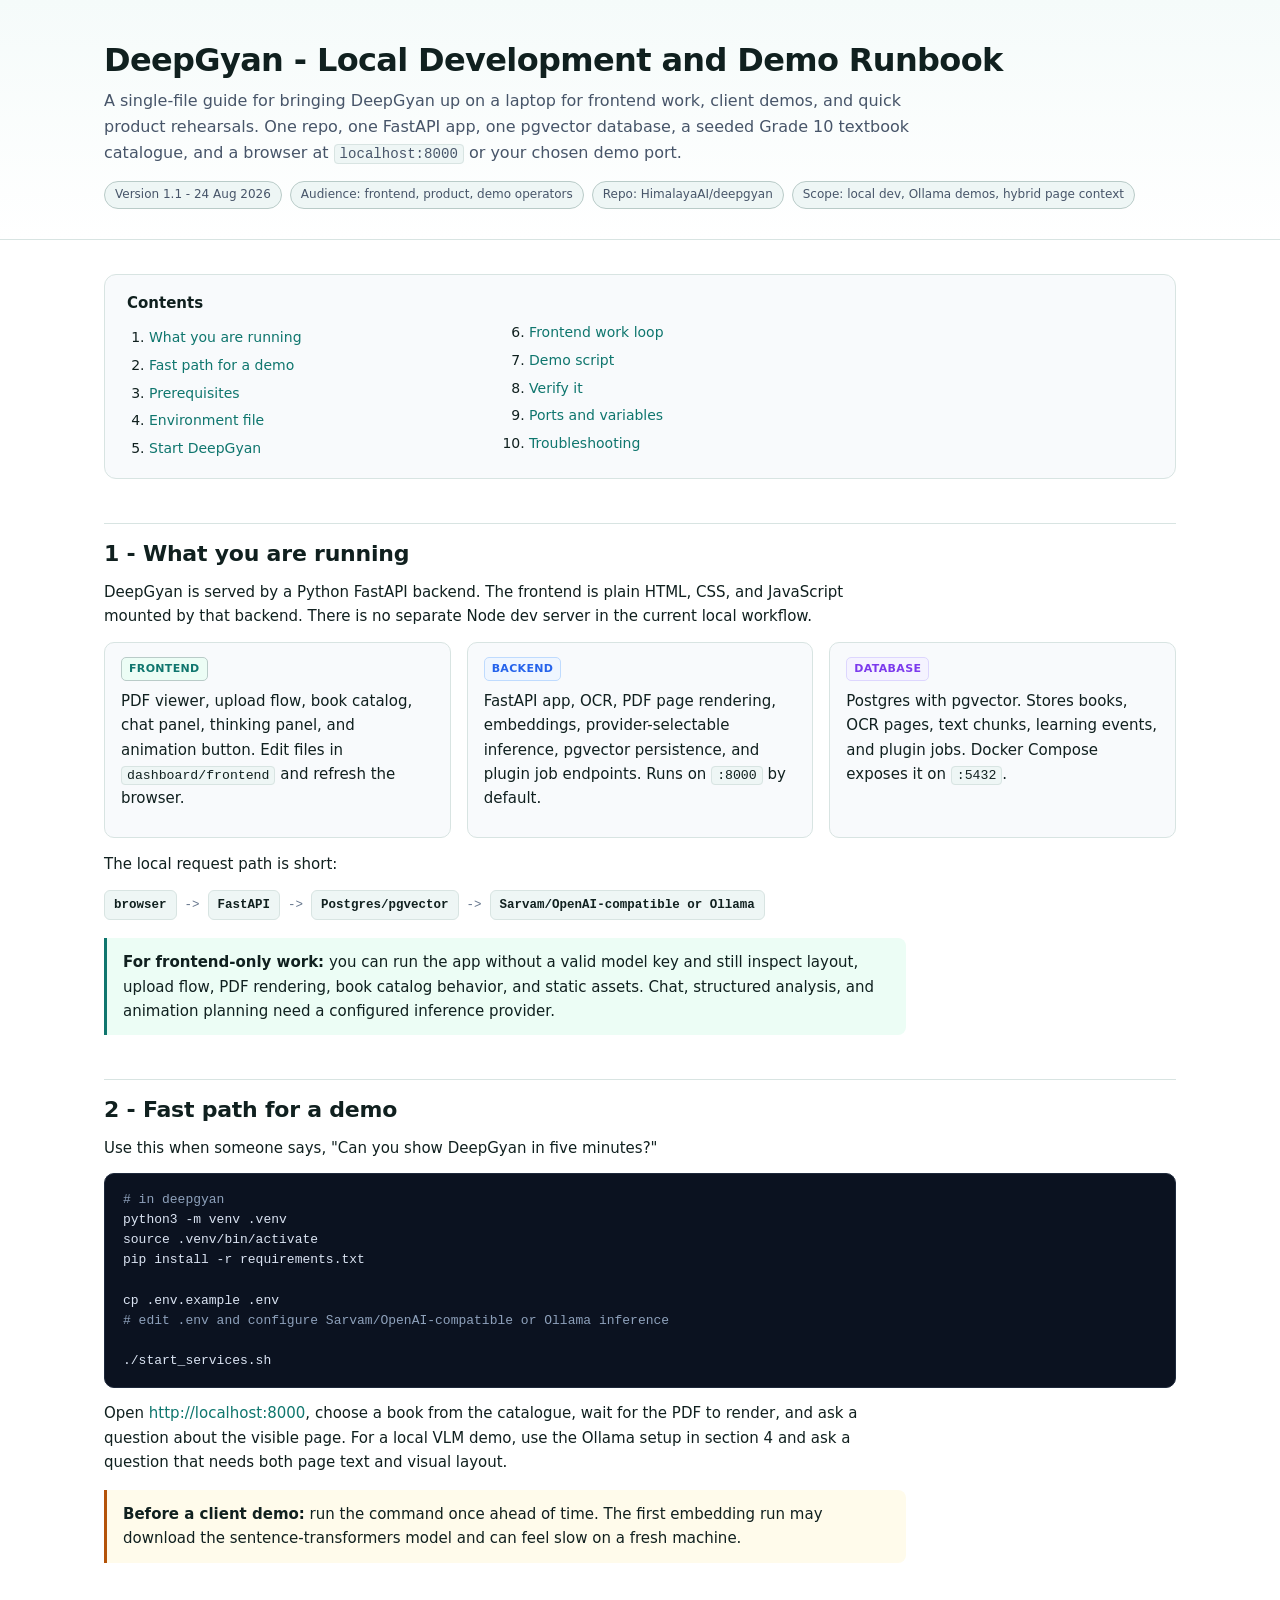
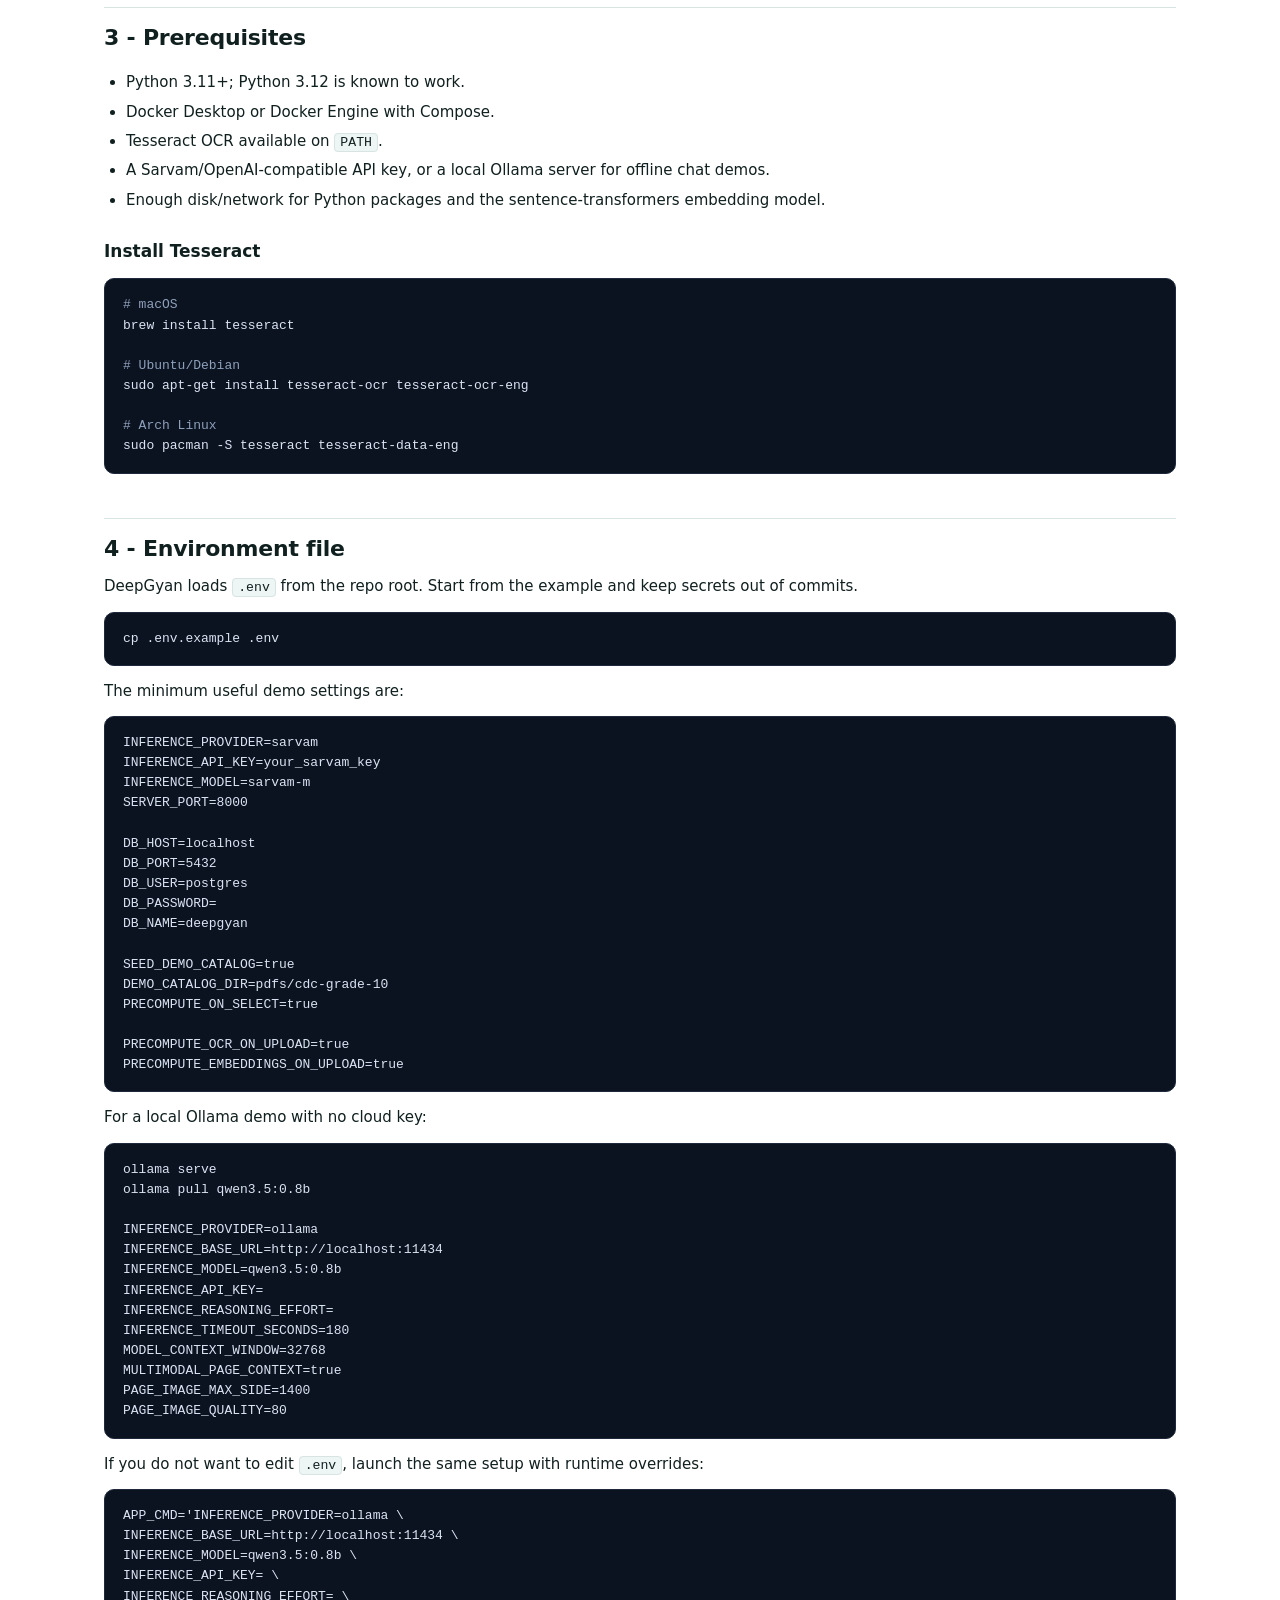
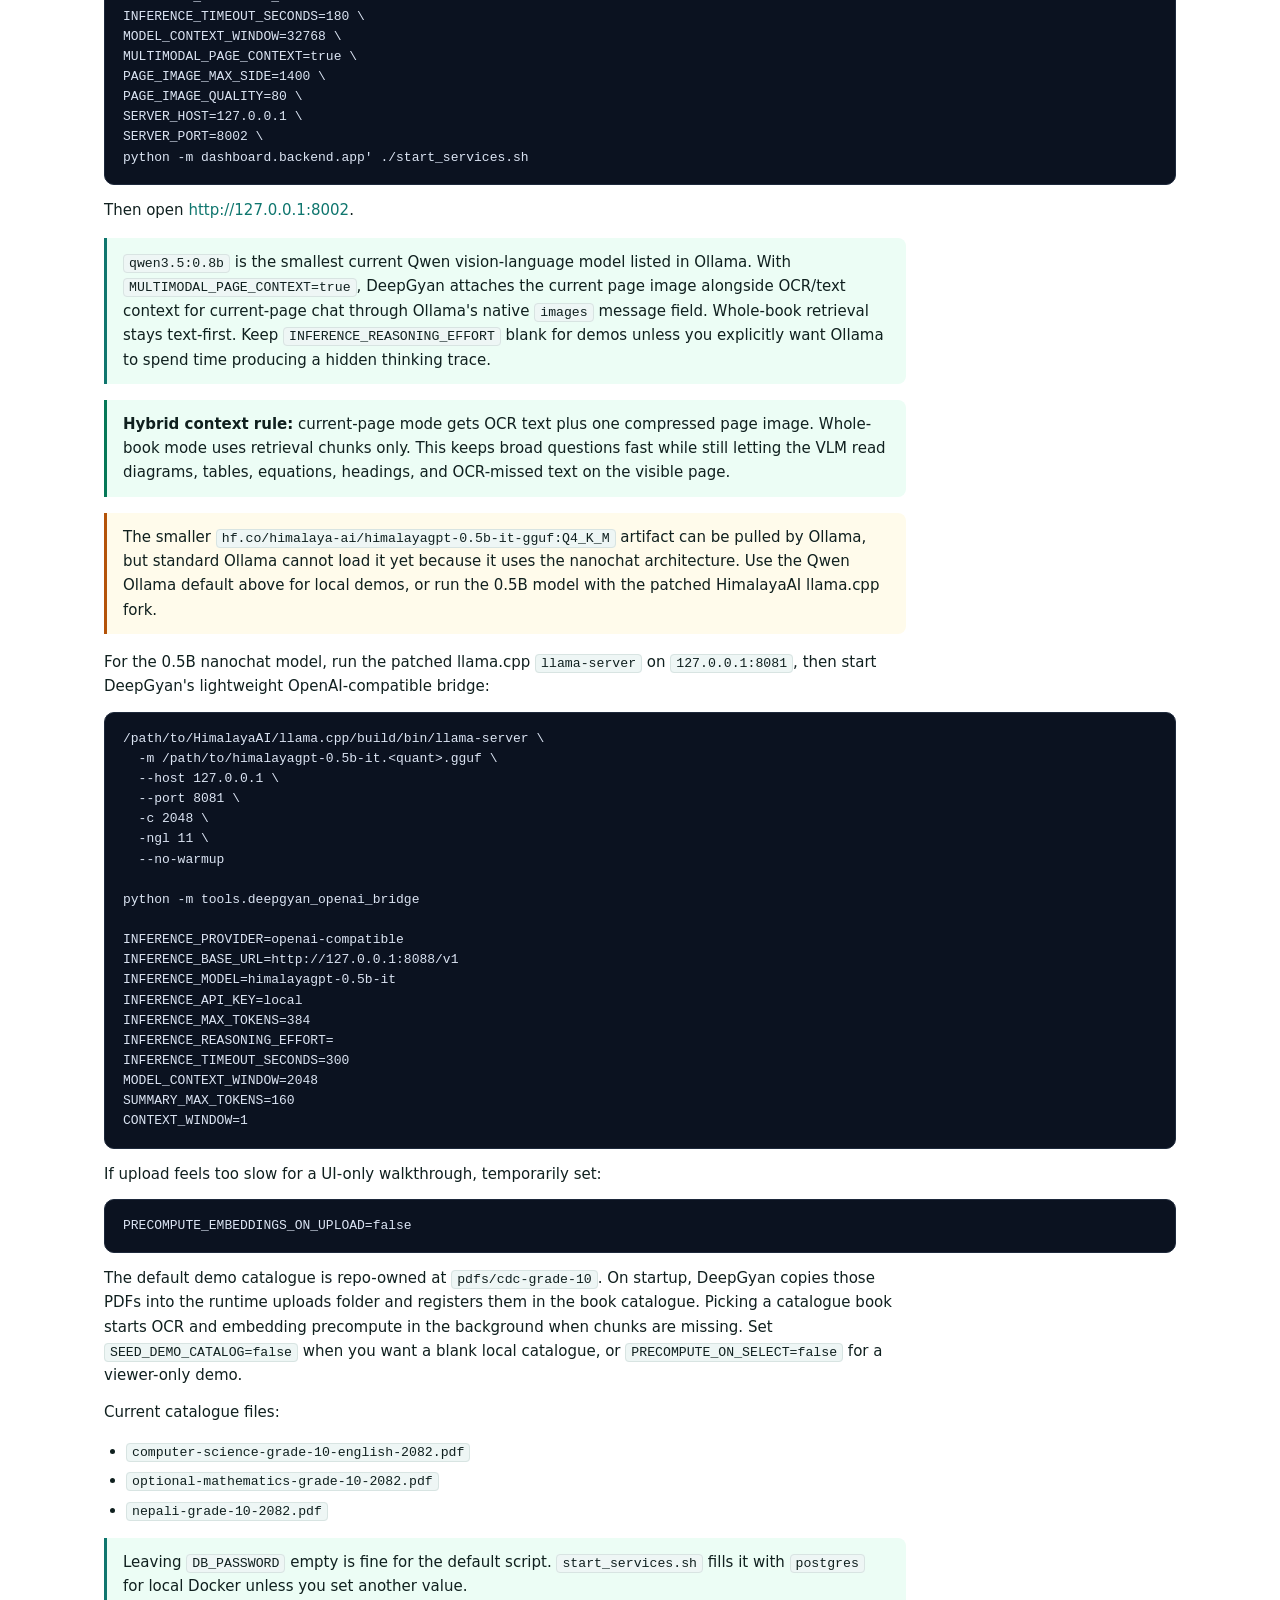
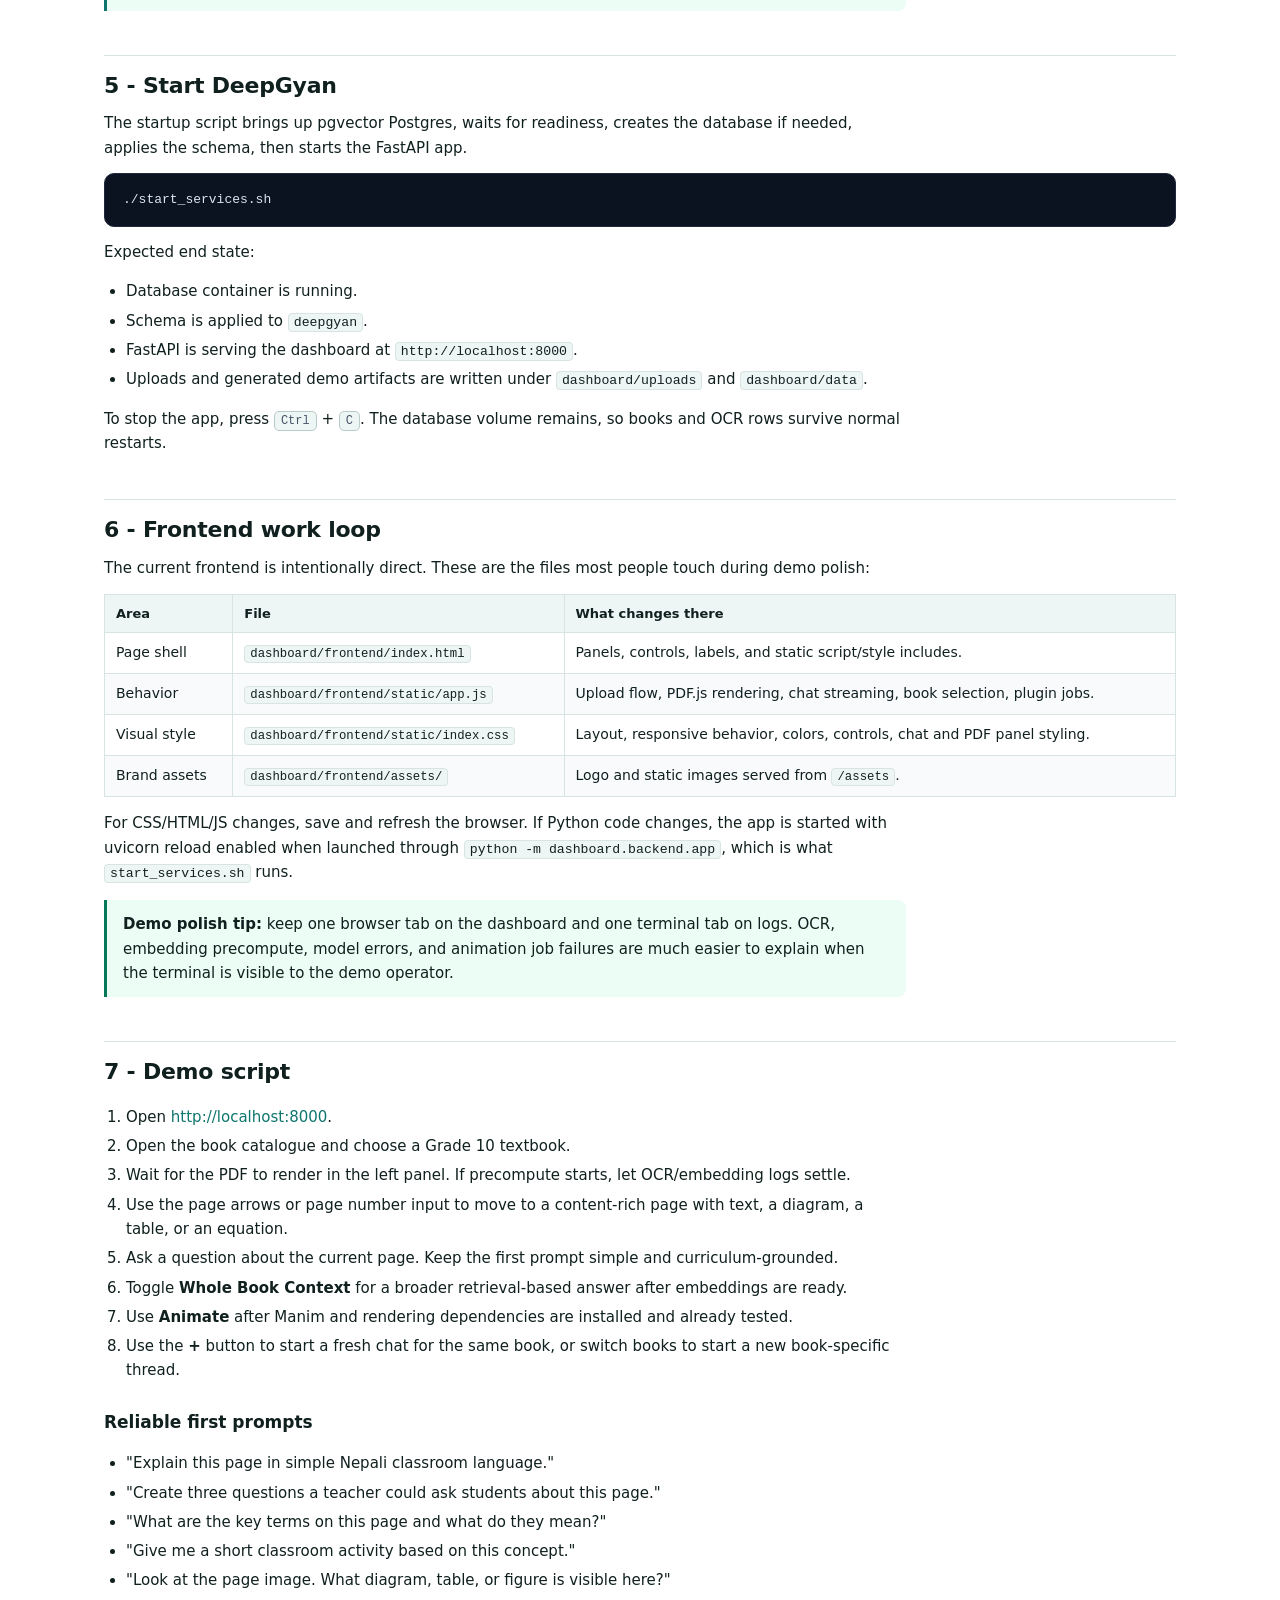
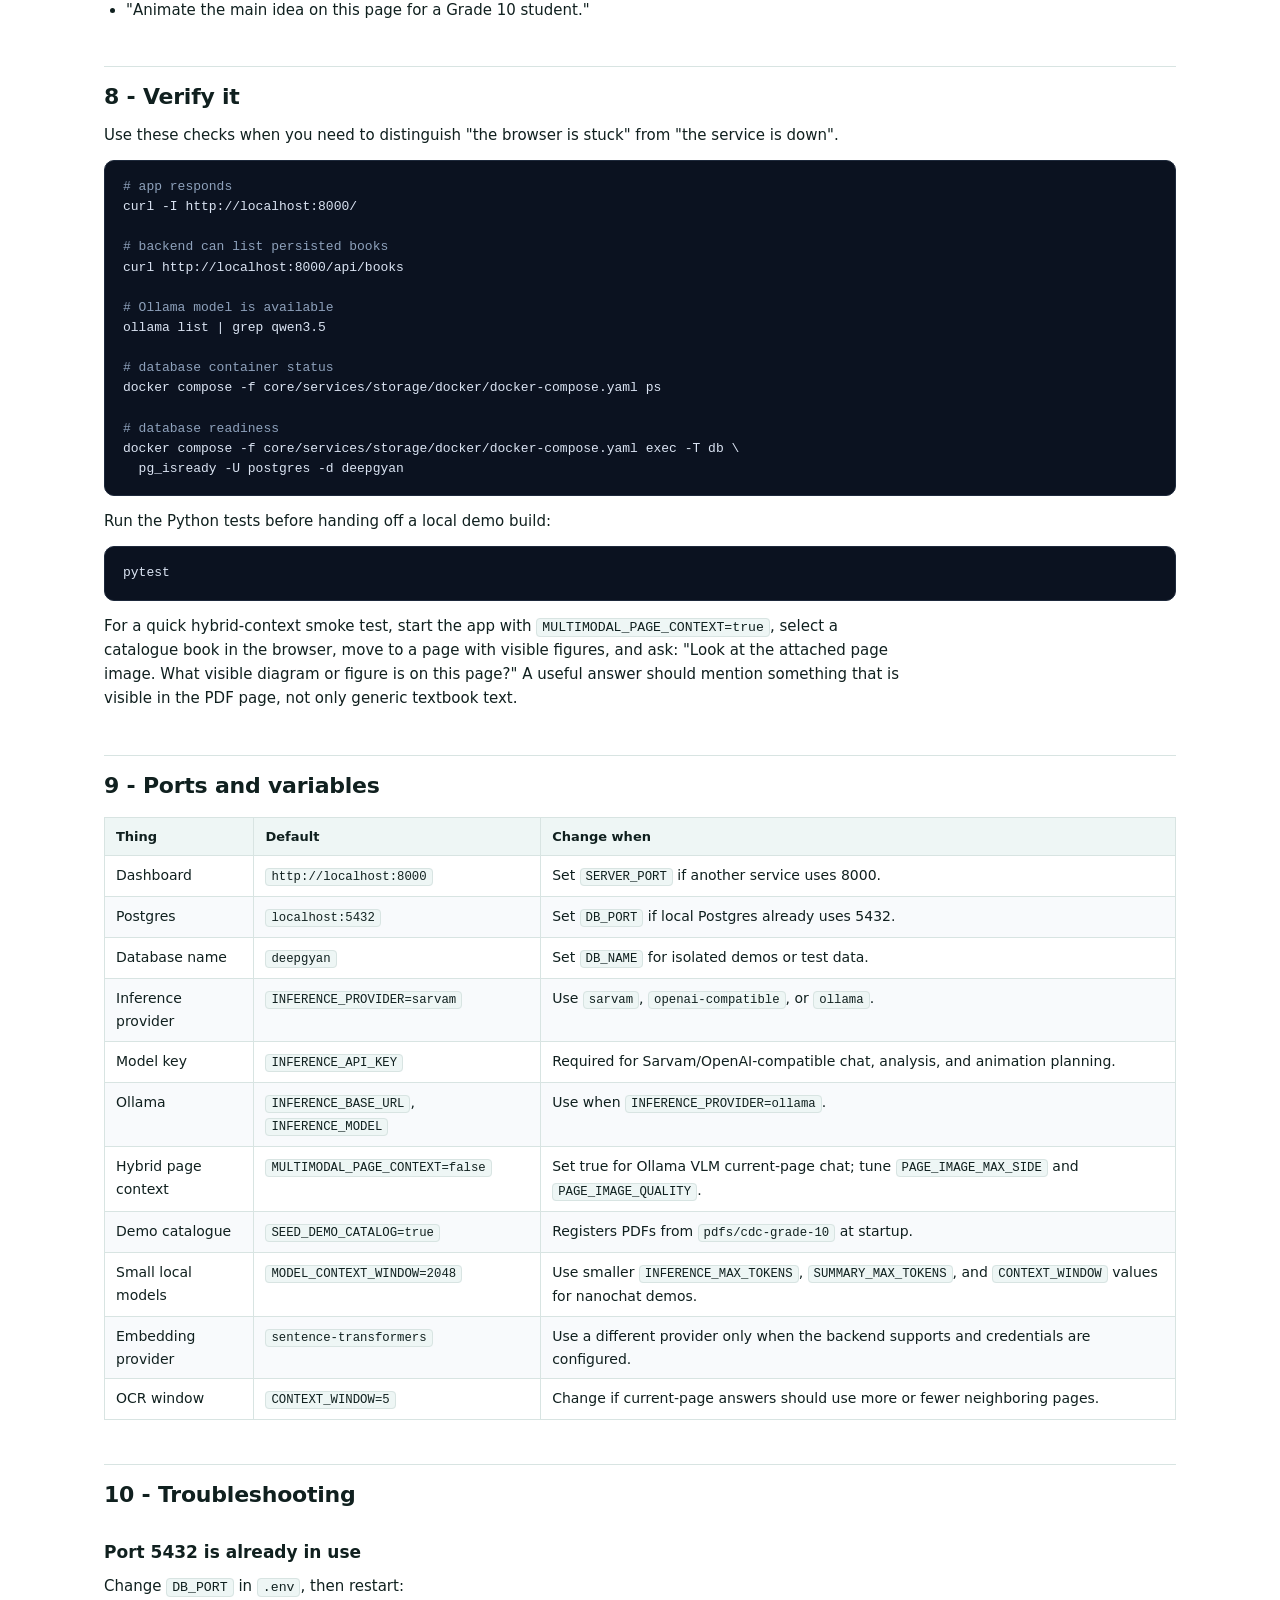
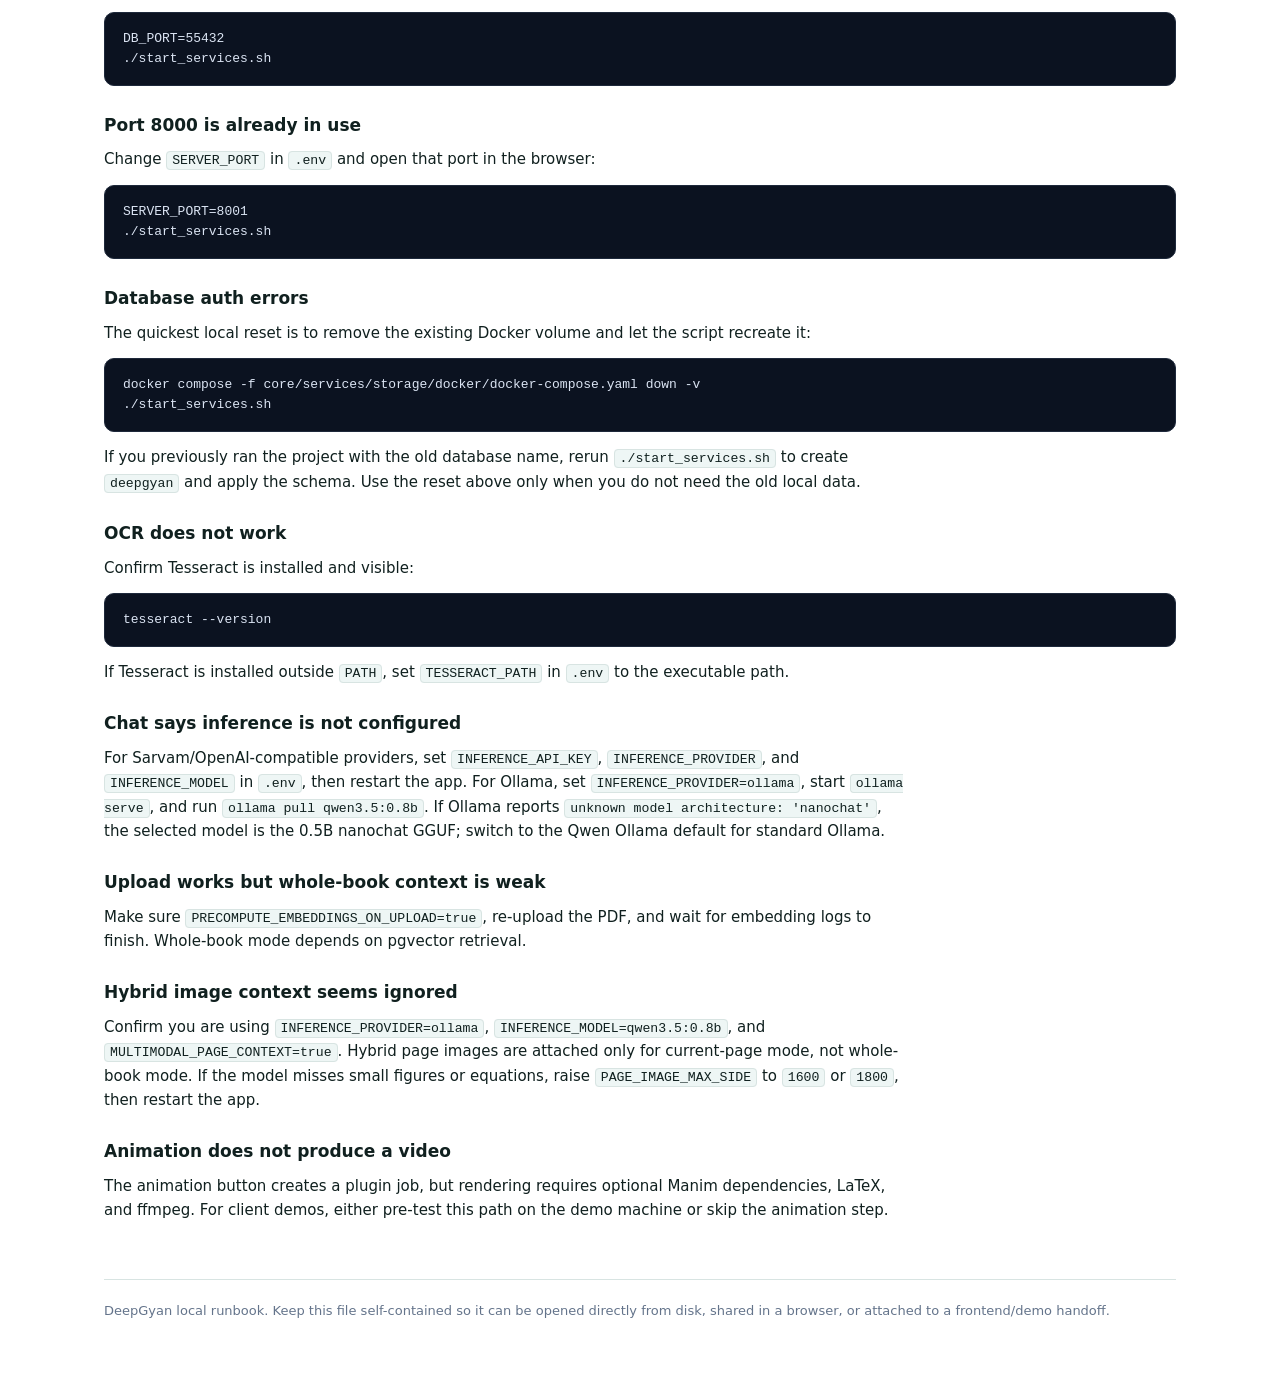
<file: docs/deepgyan_local_deployment.html>
<!doctype html>
<html lang="en">
<head>
<meta charset="utf-8">
<meta name="viewport" content="width=device-width, initial-scale=1">
<title>DeepGyan - Local Development and Demo Runbook</title>
<style>
:root{
  --accent:#0f766e; --accent-soft:#ecfdf5;
  --bg-base:#ffffff; --bg-surface:#f8fafc; --bg-raised:#eef6f5;
  --text-1:#10201f; --text-2:#475569; --text-3:#64748b;
  --border:#d8e4e2; --border-strong:#b9cbc8;
  --good:#047857; --warn:#b45309; --bad:#dc2626;
  --good-soft:#ecfdf5; --warn-soft:#fffbeb; --bad-soft:#fef2f2;
  --code-bg:#0b1220; --code-text:#dbe4f3; --code-border:#1e293b;
  --student:#0f766e; --teacher:#2563eb; --research:#7c3aed;
}
*{box-sizing:border-box}
html{scroll-behavior:smooth}
body{margin:0;background:var(--bg-base);color:var(--text-1);
  font-family:ui-sans-serif,-apple-system,"Segoe UI",Inter,system-ui,sans-serif;
  font-size:15px;line-height:1.62;-webkit-font-smoothing:antialiased}
.wrap{max-width:1120px;margin:0 auto;padding:0 24px 88px}
header.top{border-bottom:1px solid var(--border);background:linear-gradient(180deg,#f5fbfa,#ffffff);
  padding:42px 0 30px;margin-bottom:34px}
header.top .wrap{padding-bottom:0}
h1{font-size:32px;line-height:1.18;margin:0 0 8px;letter-spacing:-.02em}
.sub{color:var(--text-2);font-size:16px;margin:0 0 16px;max-width:82ch}
.meta{display:flex;flex-wrap:wrap;gap:8px;margin-top:14px}
.pill{font-size:12px;padding:3px 10px;border-radius:999px;border:1px solid var(--border-strong);
  background:var(--bg-raised);color:var(--text-2);white-space:nowrap}
h2{font-size:22px;margin:44px 0 6px;letter-spacing:-.01em;padding-top:12px;border-top:1px solid var(--border)}
h3{font-size:17px;margin:26px 0 6px}
h4{font-size:13px;margin:16px 0 4px;color:var(--text-2);text-transform:uppercase;letter-spacing:.06em}
p{margin:8px 0 12px;max-width:84ch}
ul,ol{max-width:84ch;padding-left:22px}
li{margin:5px 0}
a{color:var(--accent);text-decoration:none;border-bottom:1px solid transparent}
a:hover{border-bottom-color:var(--accent)}
code{font-family:ui-monospace,SFMono-Regular,Menlo,monospace;font-size:.88em;
  background:var(--bg-raised);border:1px solid var(--border);border-radius:4px;padding:1px 5px}
pre{background:var(--code-bg);color:var(--code-text);border:1px solid var(--code-border);
  border-radius:10px;padding:16px 18px;overflow-x:auto;font-size:13px;line-height:1.55}
pre code{background:none;border:none;padding:0;color:inherit;font-size:13px}
pre .c{color:#8ea1bb}
table{border-collapse:collapse;width:100%;margin:14px 0;font-size:14px}
th,td{border:1px solid var(--border);padding:8px 11px;text-align:left;vertical-align:top}
th{background:var(--bg-raised);font-weight:600;font-size:13px}
tbody tr:nth-child(even){background:var(--bg-surface)}
td code{white-space:nowrap}
.note,.warn,.good{padding:12px 16px;border-radius:0 8px 8px 0;margin:16px 0;max-width:84ch}
.note{border-left:3px solid var(--accent);background:var(--accent-soft)}
.warn{border-left:3px solid var(--warn);background:var(--warn-soft)}
.good{border-left:3px solid var(--good);background:var(--good-soft)}
.toc{background:var(--bg-surface);border:1px solid var(--border);border-radius:12px;padding:16px 22px;margin:24px 0 8px}
.toc ol{columns:2;column-gap:34px;margin:6px 0 0;font-size:14px}
@media(max-width:820px){.toc ol{columns:1}.grid2,.grid3{grid-template-columns:1fr}}
.grid2{display:grid;grid-template-columns:1fr 1fr;gap:16px;margin:14px 0}
.grid3{display:grid;grid-template-columns:repeat(3,1fr);gap:16px;margin:14px 0}
.card{border:1px solid var(--border);border-radius:10px;padding:14px 16px;background:var(--bg-surface)}
.card h4{margin-top:0}
.tag{display:inline-block;font-size:11px;padding:2px 7px;border-radius:5px;font-weight:700;letter-spacing:.03em}
.t-student{background:var(--accent-soft);color:var(--student);border:1px solid var(--border-strong)}
.t-teacher{background:#eff6ff;color:var(--teacher);border:1px solid #bfdbfe}
.t-research{background:#f5f3ff;color:var(--research);border:1px solid #ddd6fe}
.chain{display:flex;flex-wrap:wrap;align-items:center;gap:8px;font-family:ui-monospace,SFMono-Regular,Menlo,monospace;
  font-size:12.5px;margin:14px 0 18px;color:var(--text-3)}
.chain b{font-weight:600;background:var(--bg-raised);border:1px solid var(--border);border-radius:6px;
  padding:4px 9px;color:var(--text-1);white-space:nowrap}
.kbd{font-family:ui-monospace,SFMono-Regular,Menlo,monospace;font-size:12px;border:1px solid var(--border-strong);
  background:var(--bg-raised);border-radius:5px;padding:2px 6px;color:var(--text-2)}
footer{margin-top:56px;padding-top:20px;border-top:1px solid var(--border);color:var(--text-3);font-size:13px}
</style>
</head>
<body>
<header class="top"><div class="wrap">
  <h1>DeepGyan - Local Development and Demo Runbook</h1>
  <p class="sub">A single-file guide for bringing DeepGyan up on a laptop for frontend work,
  client demos, and quick product rehearsals. One repo, one FastAPI app, one pgvector database,
  a seeded Grade 10 textbook catalogue, and a browser at <code>localhost:8000</code> or your chosen
  demo port.</p>
  <div class="meta">
    <span class="pill">Version 1.1 - 24 Aug 2026</span>
    <span class="pill">Audience: frontend, product, demo operators</span>
    <span class="pill">Repo: HimalayaAI/deepgyan</span>
    <span class="pill">Scope: local dev, Ollama demos, hybrid page context</span>
  </div>
</div></header>

<main class="wrap">

<div class="toc">
  <strong>Contents</strong>
  <ol>
    <li><a href="#s1">What you are running</a></li>
    <li><a href="#s2">Fast path for a demo</a></li>
    <li><a href="#s3">Prerequisites</a></li>
    <li><a href="#s4">Environment file</a></li>
    <li><a href="#s5">Start DeepGyan</a></li>
    <li><a href="#s6">Frontend work loop</a></li>
    <li><a href="#s7">Demo script</a></li>
    <li><a href="#s8">Verify it</a></li>
    <li><a href="#s9">Ports and variables</a></li>
    <li><a href="#s10">Troubleshooting</a></li>
  </ol>
</div>

<h2 id="s1">1 - What you are running</h2>

<p>DeepGyan is served by a Python FastAPI backend. The frontend is plain HTML, CSS, and JavaScript
mounted by that backend. There is no separate Node dev server in the current local workflow.</p>

<div class="grid3">
  <div class="card">
    <h4><span class="tag t-student">frontend</span></h4>
    <p>PDF viewer, upload flow, book catalog, chat panel, thinking panel, and animation button.
    Edit files in <code>dashboard/frontend</code> and refresh the browser.</p>
  </div>
  <div class="card">
    <h4><span class="tag t-teacher">backend</span></h4>
    <p>FastAPI app, OCR, PDF page rendering, embeddings, provider-selectable inference,
    pgvector persistence, and plugin job endpoints. Runs on <code>:8000</code> by default.</p>
  </div>
  <div class="card">
    <h4><span class="tag t-research">database</span></h4>
    <p>Postgres with pgvector. Stores books, OCR pages, text chunks, learning events, and plugin jobs.
    Docker Compose exposes it on <code>:5432</code>.</p>
  </div>
</div>

<p>The local request path is short:</p>

<div class="chain">
  <b>browser</b> -> <b>FastAPI</b> -> <b>Postgres/pgvector</b> -> <b>Sarvam/OpenAI-compatible or Ollama</b>
</div>

<div class="note">
  <strong>For frontend-only work:</strong> you can run the app without a valid model key and still
  inspect layout, upload flow, PDF rendering, book catalog behavior, and static assets. Chat,
  structured analysis, and animation planning need a configured inference provider.
</div>

<h2 id="s2">2 - Fast path for a demo</h2>

<p>Use this when someone says, "Can you show DeepGyan in five minutes?"</p>

<pre><code><span class="c"># in deepgyan</span>
python3 -m venv .venv
source .venv/bin/activate
pip install -r requirements.txt

cp .env.example .env
<span class="c"># edit .env and configure Sarvam/OpenAI-compatible or Ollama inference</span>

./start_services.sh</code></pre>

<p>Open <a href="http://localhost:8000">http://localhost:8000</a>, choose a book from the catalogue,
wait for the PDF to render, and ask a question about the visible page. For a local VLM demo, use
the Ollama setup in section 4 and ask a question that needs both page text and visual layout.</p>

<div class="warn">
  <strong>Before a client demo:</strong> run the command once ahead of time. The first embedding run
  may download the sentence-transformers model and can feel slow on a fresh machine.
</div>

<h2 id="s3">3 - Prerequisites</h2>

<ul>
  <li>Python 3.11+; Python 3.12 is known to work.</li>
  <li>Docker Desktop or Docker Engine with Compose.</li>
  <li>Tesseract OCR available on <code>PATH</code>.</li>
  <li>A Sarvam/OpenAI-compatible API key, or a local Ollama server for offline chat demos.</li>
  <li>Enough disk/network for Python packages and the sentence-transformers embedding model.</li>
</ul>

<h3>Install Tesseract</h3>

<pre><code><span class="c"># macOS</span>
brew install tesseract

<span class="c"># Ubuntu/Debian</span>
sudo apt-get install tesseract-ocr tesseract-ocr-eng

<span class="c"># Arch Linux</span>
sudo pacman -S tesseract tesseract-data-eng</code></pre>

<h2 id="s4">4 - Environment file</h2>

<p>DeepGyan loads <code>.env</code> from the repo root. Start from the example and keep secrets out
of commits.</p>

<pre><code>cp .env.example .env</code></pre>

<p>The minimum useful demo settings are:</p>

<pre><code>INFERENCE_PROVIDER=sarvam
INFERENCE_API_KEY=your_sarvam_key
INFERENCE_MODEL=sarvam-m
SERVER_PORT=8000

DB_HOST=localhost
DB_PORT=5432
DB_USER=postgres
DB_PASSWORD=
DB_NAME=deepgyan

SEED_DEMO_CATALOG=true
DEMO_CATALOG_DIR=pdfs/cdc-grade-10
PRECOMPUTE_ON_SELECT=true

PRECOMPUTE_OCR_ON_UPLOAD=true
PRECOMPUTE_EMBEDDINGS_ON_UPLOAD=true</code></pre>

<p>For a local Ollama demo with no cloud key:</p>

<pre><code>ollama serve
ollama pull qwen3.5:0.8b

INFERENCE_PROVIDER=ollama
INFERENCE_BASE_URL=http://localhost:11434
INFERENCE_MODEL=qwen3.5:0.8b
INFERENCE_API_KEY=
INFERENCE_REASONING_EFFORT=
INFERENCE_TIMEOUT_SECONDS=180
MODEL_CONTEXT_WINDOW=32768
MULTIMODAL_PAGE_CONTEXT=true
PAGE_IMAGE_MAX_SIDE=1400
PAGE_IMAGE_QUALITY=80</code></pre>

<p>If you do not want to edit <code>.env</code>, launch the same setup with runtime overrides:</p>

<pre><code>APP_CMD='INFERENCE_PROVIDER=ollama \
INFERENCE_BASE_URL=http://localhost:11434 \
INFERENCE_MODEL=qwen3.5:0.8b \
INFERENCE_API_KEY= \
INFERENCE_REASONING_EFFORT= \
INFERENCE_TIMEOUT_SECONDS=180 \
MODEL_CONTEXT_WINDOW=32768 \
MULTIMODAL_PAGE_CONTEXT=true \
PAGE_IMAGE_MAX_SIDE=1400 \
PAGE_IMAGE_QUALITY=80 \
SERVER_HOST=127.0.0.1 \
SERVER_PORT=8002 \
python -m dashboard.backend.app' ./start_services.sh</code></pre>

<p>Then open <a href="http://127.0.0.1:8002">http://127.0.0.1:8002</a>.</p>

<div class="note">
  <code>qwen3.5:0.8b</code> is the smallest current Qwen vision-language model listed in Ollama.
  With <code>MULTIMODAL_PAGE_CONTEXT=true</code>, DeepGyan attaches the current page image alongside
  OCR/text context for current-page chat through Ollama's native <code>images</code> message field.
  Whole-book retrieval stays text-first. Keep
  <code>INFERENCE_REASONING_EFFORT</code> blank for demos unless you explicitly want Ollama to spend
  time producing a hidden thinking trace.
</div>

<div class="good">
  <strong>Hybrid context rule:</strong> current-page mode gets OCR text plus one compressed page image.
  Whole-book mode uses retrieval chunks only. This keeps broad questions fast while still letting the
  VLM read diagrams, tables, equations, headings, and OCR-missed text on the visible page.
</div>

<div class="warn">
  The smaller <code>hf.co/himalaya-ai/himalayagpt-0.5b-it-gguf:Q4_K_M</code> artifact can be
  pulled by Ollama, but standard Ollama cannot load it yet because it uses the nanochat
  architecture. Use the Qwen Ollama default above for local demos, or run the 0.5B model with the
  patched HimalayaAI llama.cpp fork.
</div>

<p>For the 0.5B nanochat model, run the patched llama.cpp <code>llama-server</code> on
<code>127.0.0.1:8081</code>, then start DeepGyan's lightweight OpenAI-compatible bridge:</p>

<pre><code>/path/to/HimalayaAI/llama.cpp/build/bin/llama-server \
  -m /path/to/himalayagpt-0.5b-it.&lt;quant&gt;.gguf \
  --host 127.0.0.1 \
  --port 8081 \
  -c 2048 \
  -ngl 11 \
  --no-warmup

python -m tools.deepgyan_openai_bridge

INFERENCE_PROVIDER=openai-compatible
INFERENCE_BASE_URL=http://127.0.0.1:8088/v1
INFERENCE_MODEL=himalayagpt-0.5b-it
INFERENCE_API_KEY=local
INFERENCE_MAX_TOKENS=384
INFERENCE_REASONING_EFFORT=
INFERENCE_TIMEOUT_SECONDS=300
MODEL_CONTEXT_WINDOW=2048
SUMMARY_MAX_TOKENS=160
CONTEXT_WINDOW=1</code></pre>

<p>If upload feels too slow for a UI-only walkthrough, temporarily set:</p>

<pre><code>PRECOMPUTE_EMBEDDINGS_ON_UPLOAD=false</code></pre>

<p>The default demo catalogue is repo-owned at <code>pdfs/cdc-grade-10</code>. On startup,
DeepGyan copies those PDFs into the runtime uploads folder and registers them in the book
catalogue. Picking a catalogue book starts OCR and embedding precompute in the background
when chunks are missing. Set <code>SEED_DEMO_CATALOG=false</code> when you want a blank local
catalogue, or <code>PRECOMPUTE_ON_SELECT=false</code> for a viewer-only demo.</p>

<p>Current catalogue files:</p>

<ul>
  <li><code>computer-science-grade-10-english-2082.pdf</code></li>
  <li><code>optional-mathematics-grade-10-2082.pdf</code></li>
  <li><code>nepali-grade-10-2082.pdf</code></li>
</ul>

<div class="note">
  Leaving <code>DB_PASSWORD</code> empty is fine for the default script. <code>start_services.sh</code>
  fills it with <code>postgres</code> for local Docker unless you set another value.
</div>

<h2 id="s5">5 - Start DeepGyan</h2>

<p>The startup script brings up pgvector Postgres, waits for readiness, creates the database if
needed, applies the schema, then starts the FastAPI app.</p>

<pre><code>./start_services.sh</code></pre>

<p>Expected end state:</p>

<ul>
  <li>Database container is running.</li>
  <li>Schema is applied to <code>deepgyan</code>.</li>
  <li>FastAPI is serving the dashboard at <code>http://localhost:8000</code>.</li>
  <li>Uploads and generated demo artifacts are written under <code>dashboard/uploads</code> and
  <code>dashboard/data</code>.</li>
</ul>

<p>To stop the app, press <span class="kbd">Ctrl</span> + <span class="kbd">C</span>. The database
volume remains, so books and OCR rows survive normal restarts.</p>

<h2 id="s6">6 - Frontend work loop</h2>

<p>The current frontend is intentionally direct. These are the files most people touch during demo
polish:</p>

<table>
  <thead><tr><th>Area</th><th>File</th><th>What changes there</th></tr></thead>
  <tbody>
    <tr><td>Page shell</td><td><code>dashboard/frontend/index.html</code></td><td>Panels, controls, labels, and static script/style includes.</td></tr>
    <tr><td>Behavior</td><td><code>dashboard/frontend/static/app.js</code></td><td>Upload flow, PDF.js rendering, chat streaming, book selection, plugin jobs.</td></tr>
    <tr><td>Visual style</td><td><code>dashboard/frontend/static/index.css</code></td><td>Layout, responsive behavior, colors, controls, chat and PDF panel styling.</td></tr>
    <tr><td>Brand assets</td><td><code>dashboard/frontend/assets/</code></td><td>Logo and static images served from <code>/assets</code>.</td></tr>
  </tbody>
</table>

<p>For CSS/HTML/JS changes, save and refresh the browser. If Python code changes, the app is started
with uvicorn reload enabled when launched through <code>python -m dashboard.backend.app</code>, which
is what <code>start_services.sh</code> runs.</p>

<div class="good">
  <strong>Demo polish tip:</strong> keep one browser tab on the dashboard and one terminal tab on
  logs. OCR, embedding precompute, model errors, and animation job failures are much easier to explain
  when the terminal is visible to the demo operator.
</div>

<h2 id="s7">7 - Demo script</h2>

<ol>
  <li>Open <a href="http://localhost:8000">http://localhost:8000</a>.</li>
  <li>Open the book catalogue and choose a Grade 10 textbook.</li>
  <li>Wait for the PDF to render in the left panel. If precompute starts, let OCR/embedding logs settle.</li>
  <li>Use the page arrows or page number input to move to a content-rich page with text, a diagram, a table, or an equation.</li>
  <li>Ask a question about the current page. Keep the first prompt simple and curriculum-grounded.</li>
  <li>Toggle <strong>Whole Book Context</strong> for a broader retrieval-based answer after embeddings are ready.</li>
  <li>Use <strong>Animate</strong> after Manim and rendering dependencies are installed and already tested.</li>
  <li>Use the <strong>+</strong> button to start a fresh chat for the same book, or switch books to start a new book-specific thread.</li>
</ol>

<h3>Reliable first prompts</h3>

<ul>
  <li>"Explain this page in simple Nepali classroom language."</li>
  <li>"Create three questions a teacher could ask students about this page."</li>
  <li>"What are the key terms on this page and what do they mean?"</li>
  <li>"Give me a short classroom activity based on this concept."</li>
  <li>"Look at the page image. What diagram, table, or figure is visible here?"</li>
  <li>"Animate the main idea on this page for a Grade 10 student."</li>
</ul>

<h2 id="s8">8 - Verify it</h2>

<p>Use these checks when you need to distinguish "the browser is stuck" from "the service is down".</p>

<pre><code><span class="c"># app responds</span>
curl -I http://localhost:8000/

<span class="c"># backend can list persisted books</span>
curl http://localhost:8000/api/books

<span class="c"># Ollama model is available</span>
ollama list | grep qwen3.5

<span class="c"># database container status</span>
docker compose -f core/services/storage/docker/docker-compose.yaml ps

<span class="c"># database readiness</span>
docker compose -f core/services/storage/docker/docker-compose.yaml exec -T db \
  pg_isready -U postgres -d deepgyan</code></pre>

<p>Run the Python tests before handing off a local demo build:</p>

<pre><code>pytest</code></pre>

<p>For a quick hybrid-context smoke test, start the app with
<code>MULTIMODAL_PAGE_CONTEXT=true</code>, select a catalogue book in the browser, move to a page
with visible figures, and ask: "Look at the attached page image. What visible diagram or figure is
on this page?" A useful answer should mention something that is visible in the PDF page, not only
generic textbook text.</p>

<h2 id="s9">9 - Ports and variables</h2>

<table>
  <thead><tr><th>Thing</th><th>Default</th><th>Change when</th></tr></thead>
  <tbody>
    <tr><td>Dashboard</td><td><code>http://localhost:8000</code></td><td>Set <code>SERVER_PORT</code> if another service uses 8000.</td></tr>
    <tr><td>Postgres</td><td><code>localhost:5432</code></td><td>Set <code>DB_PORT</code> if local Postgres already uses 5432.</td></tr>
    <tr><td>Database name</td><td><code>deepgyan</code></td><td>Set <code>DB_NAME</code> for isolated demos or test data.</td></tr>
    <tr><td>Inference provider</td><td><code>INFERENCE_PROVIDER=sarvam</code></td><td>Use <code>sarvam</code>, <code>openai-compatible</code>, or <code>ollama</code>.</td></tr>
    <tr><td>Model key</td><td><code>INFERENCE_API_KEY</code></td><td>Required for Sarvam/OpenAI-compatible chat, analysis, and animation planning.</td></tr>
    <tr><td>Ollama</td><td><code>INFERENCE_BASE_URL</code>, <code>INFERENCE_MODEL</code></td><td>Use when <code>INFERENCE_PROVIDER=ollama</code>.</td></tr>
    <tr><td>Hybrid page context</td><td><code>MULTIMODAL_PAGE_CONTEXT=false</code></td><td>Set true for Ollama VLM current-page chat; tune <code>PAGE_IMAGE_MAX_SIDE</code> and <code>PAGE_IMAGE_QUALITY</code>.</td></tr>
    <tr><td>Demo catalogue</td><td><code>SEED_DEMO_CATALOG=true</code></td><td>Registers PDFs from <code>pdfs/cdc-grade-10</code> at startup.</td></tr>
    <tr><td>Small local models</td><td><code>MODEL_CONTEXT_WINDOW=2048</code></td><td>Use smaller <code>INFERENCE_MAX_TOKENS</code>, <code>SUMMARY_MAX_TOKENS</code>, and <code>CONTEXT_WINDOW</code> values for nanochat demos.</td></tr>
    <tr><td>Embedding provider</td><td><code>sentence-transformers</code></td><td>Use a different provider only when the backend supports and credentials are configured.</td></tr>
    <tr><td>OCR window</td><td><code>CONTEXT_WINDOW=5</code></td><td>Change if current-page answers should use more or fewer neighboring pages.</td></tr>
  </tbody>
</table>

<h2 id="s10">10 - Troubleshooting</h2>

<h3>Port 5432 is already in use</h3>

<p>Change <code>DB_PORT</code> in <code>.env</code>, then restart:</p>

<pre><code>DB_PORT=55432
./start_services.sh</code></pre>

<h3>Port 8000 is already in use</h3>

<p>Change <code>SERVER_PORT</code> in <code>.env</code> and open that port in the browser:</p>

<pre><code>SERVER_PORT=8001
./start_services.sh</code></pre>

<h3>Database auth errors</h3>

<p>The quickest local reset is to remove the existing Docker volume and let the script recreate it:</p>

<pre><code>docker compose -f core/services/storage/docker/docker-compose.yaml down -v
./start_services.sh</code></pre>

<p>If you previously ran the project with the old database name, rerun <code>./start_services.sh</code>
to create <code>deepgyan</code> and apply the schema. Use the reset above only when you do not need
the old local data.</p>

<h3>OCR does not work</h3>

<p>Confirm Tesseract is installed and visible:</p>

<pre><code>tesseract --version</code></pre>

<p>If Tesseract is installed outside <code>PATH</code>, set <code>TESSERACT_PATH</code> in
<code>.env</code> to the executable path.</p>

<h3>Chat says inference is not configured</h3>

<p>For Sarvam/OpenAI-compatible providers, set <code>INFERENCE_API_KEY</code>,
<code>INFERENCE_PROVIDER</code>, and <code>INFERENCE_MODEL</code> in <code>.env</code>, then restart the app.
For Ollama, set <code>INFERENCE_PROVIDER=ollama</code>, start <code>ollama serve</code>, and run
<code>ollama pull qwen3.5:0.8b</code>. If Ollama reports
<code>unknown model architecture: 'nanochat'</code>, the selected model is the 0.5B nanochat GGUF;
switch to the Qwen Ollama default for standard Ollama.</p>

<h3>Upload works but whole-book context is weak</h3>

<p>Make sure <code>PRECOMPUTE_EMBEDDINGS_ON_UPLOAD=true</code>, re-upload the PDF, and wait for
embedding logs to finish. Whole-book mode depends on pgvector retrieval.</p>

<h3>Hybrid image context seems ignored</h3>

<p>Confirm you are using <code>INFERENCE_PROVIDER=ollama</code>,
<code>INFERENCE_MODEL=qwen3.5:0.8b</code>, and <code>MULTIMODAL_PAGE_CONTEXT=true</code>. Hybrid
page images are attached only for current-page mode, not whole-book mode. If the model misses small
figures or equations, raise <code>PAGE_IMAGE_MAX_SIDE</code> to <code>1600</code> or
<code>1800</code>, then restart the app.</p>

<h3>Animation does not produce a video</h3>

<p>The animation button creates a plugin job, but rendering requires optional Manim dependencies,
LaTeX, and ffmpeg. For client demos, either pre-test this path on the demo machine or skip the
animation step.</p>

<footer>
  DeepGyan local runbook. Keep this file self-contained so it can be opened directly from disk,
  shared in a browser, or attached to a frontend/demo handoff.
</footer>

</main>
</body>
</html>
</file>
